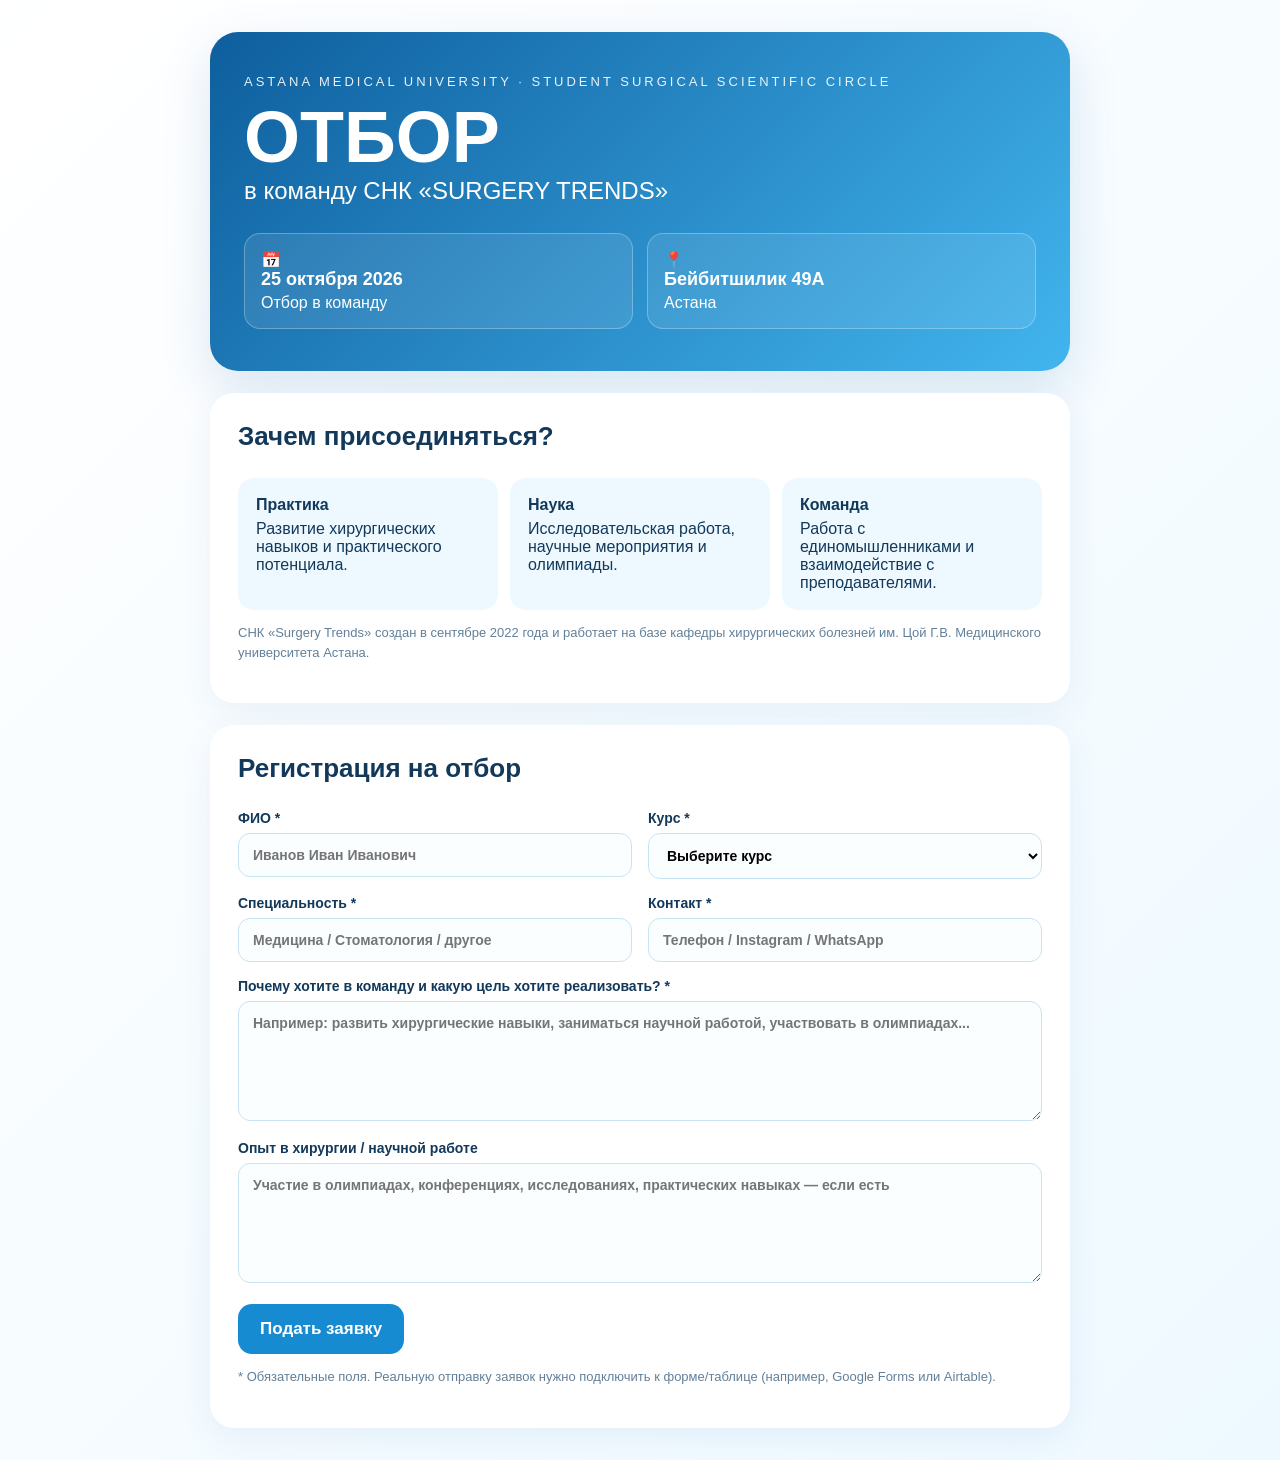
<file: surgery_trends_registration_2026.html>
<!doctype html>
<html lang="ru">
<head>
<meta charset="utf-8">
<meta name="viewport" content="width=device-width,initial-scale=1">
<title>Отбор в СНК «Surgery Trends» — 25 октября 2026</title>
<style>
:root{--blue:#168bd1;--dark:#12385a;--light:#eef9ff}
*{box-sizing:border-box} body{margin:0;font-family:Arial,sans-serif;color:var(--dark);background:linear-gradient(135deg,#fff 0%,#eef9ff 100%)}
.wrap{max-width:900px;margin:auto;padding:32px 20px}
.hero{background:linear-gradient(135deg,#0e5e9d,#42b5ee);color:#fff;border-radius:28px;padding:42px 34px;box-shadow:0 18px 50px #0b5c9d25}
.badge{letter-spacing:3px;font-size:13px;text-transform:uppercase;opacity:.9}.hero h1{font-size:clamp(38px,7vw,72px);margin:14px 0 6px;line-height:.95}.hero h2{font-size:24px;font-weight:500;margin:0 0 28px}.details{display:grid;grid-template-columns:1fr 1fr;gap:14px}.detail{background:#ffffff18;border:1px solid #ffffff45;border-radius:16px;padding:16px}.detail b{display:block;font-size:18px;margin-bottom:4px}
.card{background:#fff;border-radius:24px;padding:28px;margin-top:22px;box-shadow:0 10px 35px #0b5c9d12}.card h3{margin-top:0;font-size:26px}.grid{display:grid;grid-template-columns:1fr 1fr;gap:16px}label{font-weight:700;font-size:14px}input,select,textarea{width:100%;margin-top:7px;padding:13px 14px;border:1px solid #c7e4f4;border-radius:12px;font:inherit;background:#fbfeff}textarea{min-height:120px;resize:vertical}.full{grid-column:1/-1}.btn{border:0;border-radius:14px;background:var(--blue);color:white;font-size:17px;font-weight:700;padding:15px 22px;cursor:pointer}.note{font-size:13px;color:#62809a;line-height:1.5}.facts{display:grid;grid-template-columns:repeat(3,1fr);gap:12px}.fact{background:var(--light);padding:18px;border-radius:16px}.fact b{display:block;margin-bottom:6px}
@media(max-width:650px){.details,.grid,.facts{grid-template-columns:1fr}.hero{padding:30px 22px}}
</style>
</head>
<body>
<div class="wrap">
<section class="hero">
<div class="badge">Astana Medical University · Student Surgical Scientific Circle</div>
<h1>ОТБОР</h1>
<h2>в команду СНК «SURGERY TRENDS»</h2>
<div class="details">
<div class="detail">📅 <b>25 октября 2026</b>Отбор в команду</div>
<div class="detail">📍 <b>Бейбитшилик 49А</b>Астана</div>
</div>
</section>

<section class="card">
<h3>Зачем присоединяться?</h3>
<div class="facts">
<div class="fact"><b>Практика</b>Развитие хирургических навыков и практического потенциала.</div>
<div class="fact"><b>Наука</b>Исследовательская работа, научные мероприятия и олимпиады.</div>
<div class="fact"><b>Команда</b>Работа с единомышленниками и взаимодействие с преподавателями.</div>
</div>
<p class="note">СНК «Surgery Trends» создан в сентябре 2022 года и работает на базе кафедры хирургических болезней им. Цой Г.В. Медицинского университета Астана.</p>
</section>

<section class="card">
<h3>Регистрация на отбор</h3>
<form onsubmit="event.preventDefault(); alert('Заявка заполнена. Для подключения реальной отправки формы добавьте ссылку на Google Forms или другой сервис регистрации.');">
<div class="grid">
<label>ФИО *
<input required name="name" placeholder="Иванов Иван Иванович"></label>
<label>Курс *
<select required name="course"><option value="">Выберите курс</option><option>1 курс</option><option>2 курс</option><option>3 курс</option><option>4 курс</option><option>5 курс</option><option>6 курс</option><option></select></label>
<label>Специальность *
<input required name="specialty" placeholder="Медицина / Стоматология / другое"></label>
<label>Контакт *
<input required name="contact" placeholder="Телефон / Instagram / WhatsApp"></label>
<label class="full">Почему хотите в команду и какую цель хотите реализовать? *
<textarea required name="goal" placeholder="Например: развить хирургические навыки, заниматься научной работой, участвовать в олимпиадах..."></textarea></label>
<label class="full">Опыт в хирургии / научной работе
<textarea name="experience" placeholder="Участие в олимпиадах, конференциях, исследованиях, практических навыках — если есть"></textarea></label>
</div>
<br>
<button class="btn" type="submit">Подать заявку</button>
<p class="note">* Обязательные поля. Реальную отправку заявок нужно подключить к форме/таблице (например, Google Forms или Airtable).</p>
</form>
</section>
</div>
</body>
</html>
</file>
